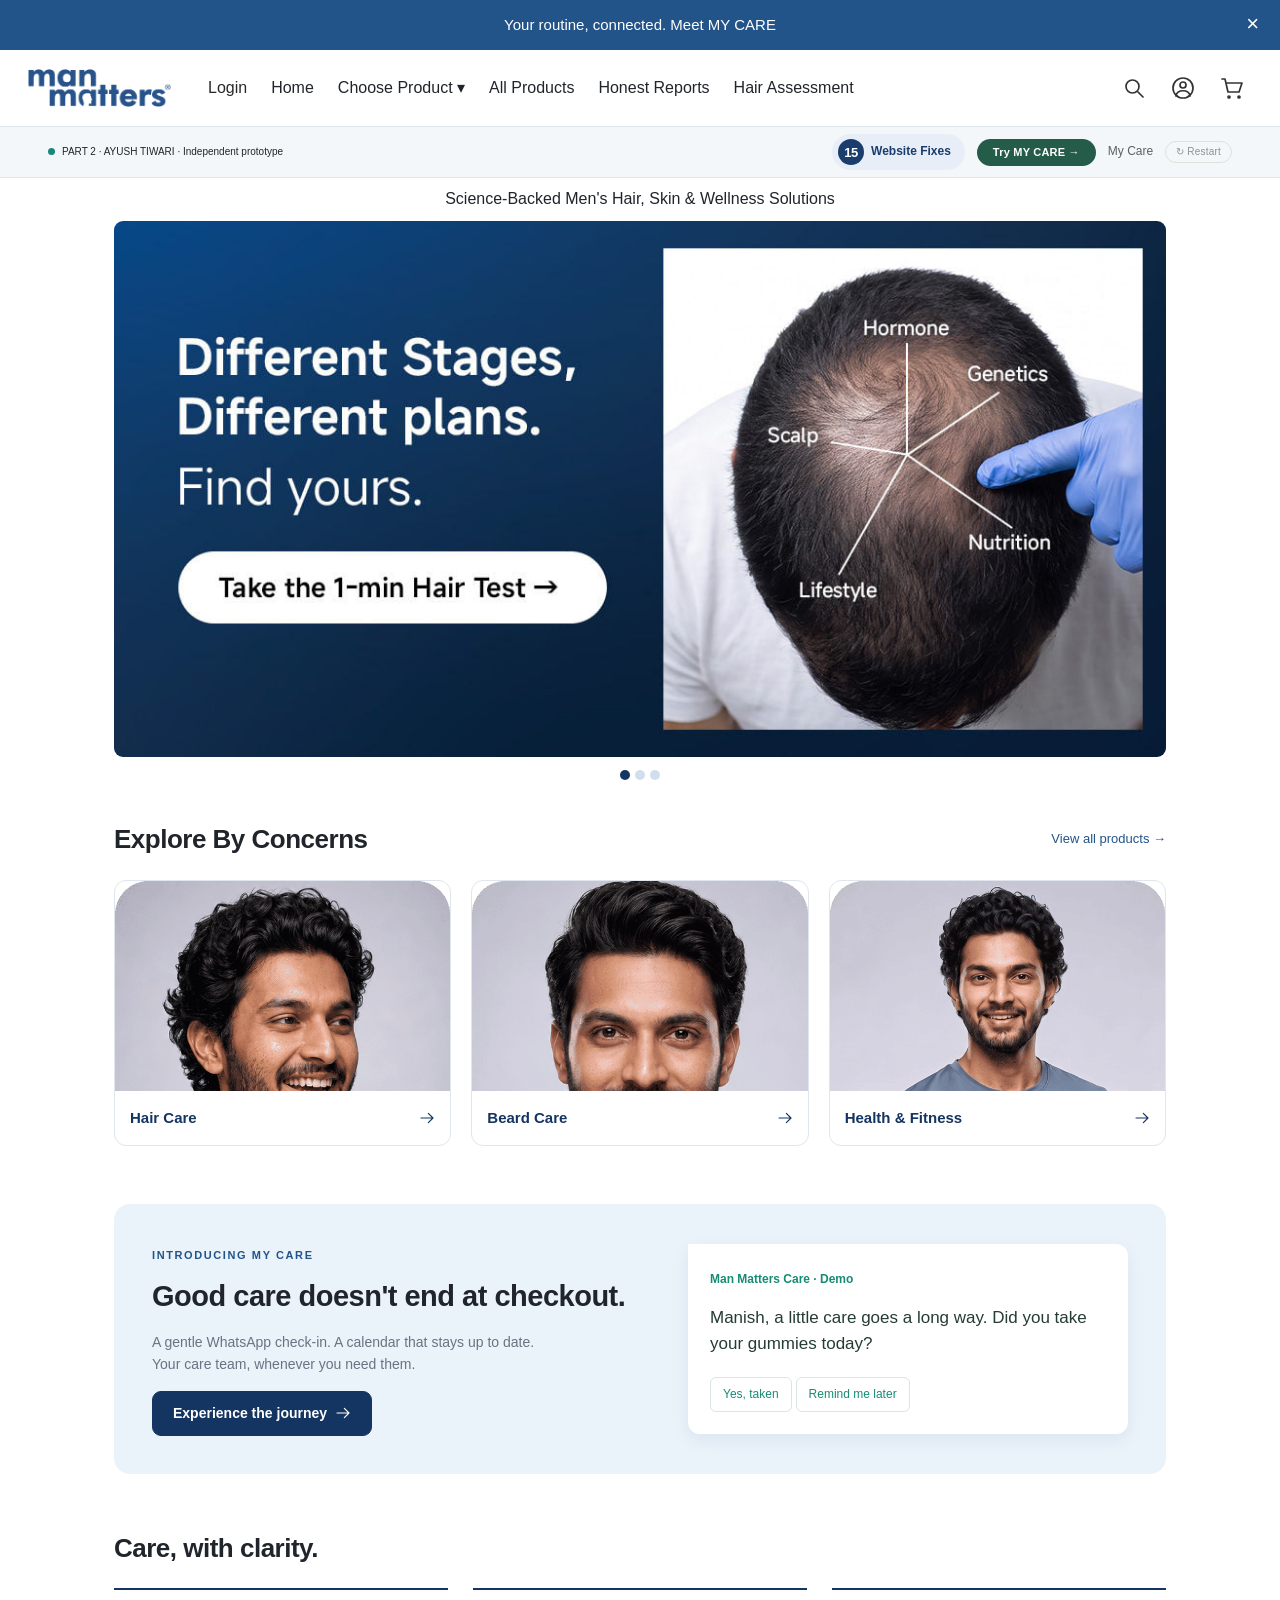
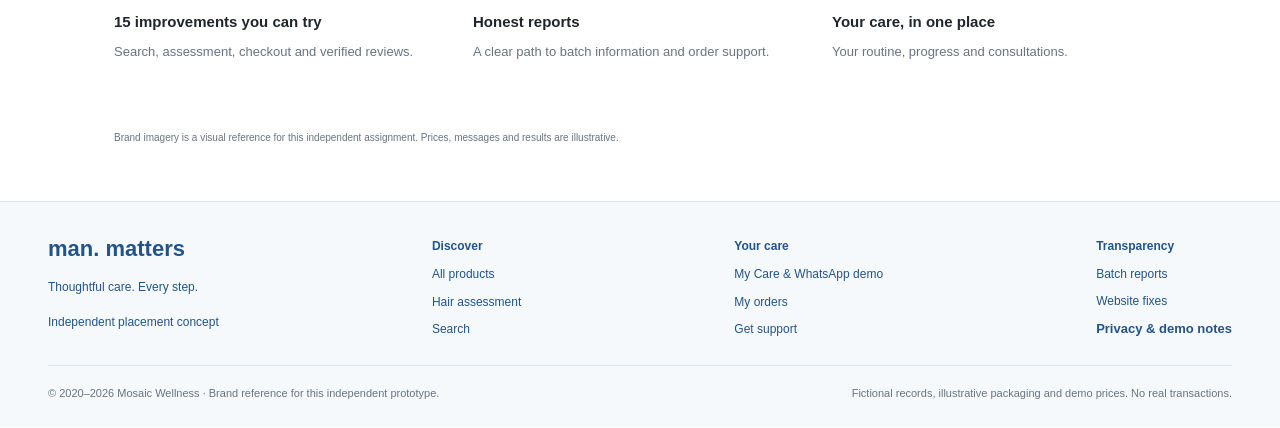
<file: man-matters-vercel/index.html>
<!doctype html>
<html lang="en">
  <head>
    <meta charset="utf-8" />
    <meta name="viewport" content="width=device-width,initial-scale=1" />
    <meta
      name="description"
      content="An interactive Man Matters placement prototype: 15 website UX fixes, a corrected shopping journey and WhatsApp-connected care."
    />
    <title>Man Matters · Website UX fixes & My Care</title>
    <link rel="stylesheet" href="store.css?v=4" />
    <link rel="stylesheet" href="journey.css?v=4" />
  </head>
  <body>
    <div id="app"></div>
    <div id="modal-root"></div>
    <div id="tour-root"></div>
    <div id="toast-root" role="status" aria-live="polite"></div>
    <div id="live" class="visually-hidden" aria-live="polite"></div>
    <script src="catalog.js?v=4"></script>
    <script src="store.js?v=4"></script>
    <script src="journey.js?v=4"></script>
  </body>
</html>
</file>
<file: man-matters-vercel/store.css>
@font-face {
  font-family: MiSans;
  src: url("https://s.mscwlns.co/rcl/p/358/public/static/fonts/MiSansLatin/MiSansLatin-Medium.woff2")
    format("woff2");
  font-weight: 300 400;
  font-display: swap;
}
@font-face {
  font-family: MiSans;
  src: url("https://s.mscwlns.co/rcl/p/358/public/static/fonts/MiSansLatin/MiSansLatin-Semibold.woff2")
    format("woff2");
  font-weight: 500 600;
  font-display: swap;
}
@font-face {
  font-family: MiSans;
  src: url("https://s.mscwlns.co/rcl/p/358/public/static/fonts/MiSansLatin/MiSansLatin-Bold.woff2")
    format("woff2");
  font-weight: 650 900;
  font-display: swap;
}
:root {
  --navy: #143461;
  --blue: #22548a;
  --ink: #20252b;
  --muted: #687482;
  --pale: #f0f5fa;
  --line: #dfe6ed;
  --teal: #198879;
  --warm: #fff8e8;
  --white: #fff;
}
* {
  box-sizing: border-box;
}
body {
  margin: 0;
  background: #fff;
  color: var(--ink);
  font:
    15px/1.6 MiSans,
    Arial,
    sans-serif;
}
button,
input,
select,
textarea {
  font: inherit;
}
button,
a,
input,
select,
textarea {
  -webkit-tap-highlight-color: transparent;
}
button {
  cursor: pointer;
}
button:disabled {
  cursor: not-allowed;
  opacity: 0.5;
}
a {
  color: var(--blue);
  text-decoration: none;
}
a:hover {
  text-decoration: underline;
}
button:focus-visible,
a:focus-visible,
input:focus-visible,
select:focus-visible,
textarea:focus-visible {
  outline: 3px solid #e5a52d;
  outline-offset: 3px;
}
h1,
h2,
h3,
p {
  margin: 0;
}
h1 {
  font-size: 38px;
  line-height: 1.18;
  letter-spacing: -1px;
  font-weight: 750;
}
h2 {
  font-size: 25px;
  line-height: 1.3;
  letter-spacing: -0.5px;
}
h3 {
  font-size: 18px;
  line-height: 1.4;
}
p {
  margin: 8px 0;
  color: var(--muted);
}
strong {
  font-weight: 700;
}
small,
.small {
  font-size: 12px;
}
svg {
  flex-shrink: 0;
  vertical-align: middle;
}
.wrap {
  max-width: 1240px;
  margin: auto;
  padding: 0 28px;
}
.promo {
  background: var(--blue);
  color: #fff;
  text-align: center;
  font-size: 12px;
  padding: 10px 40px;
  position: relative;
}
.promo button {
  position: absolute;
  right: 15px;
  top: 5px;
  border: 0;
  color: white;
  background: transparent;
  font-size: 22px;
}
.nav-shell {
  background: #fff;
  border-bottom: 1px solid var(--line);
}
.nav {
  min-height: 92px;
  display: flex;
  gap: 32px;
  align-items: center;
}
.brand {
  font-size: 29px;
  line-height: 0.77;
  letter-spacing: -1.2px;
  font-weight: 850;
  display: block;
  color: var(--blue);
  min-width: 122px;
}
.brand span {
  display: block;
  margin-left: 14px;
}
.brand:hover {
  text-decoration: none;
}
.navlinks {
  display: flex;
  align-items: center;
  gap: 25px;
  flex: 1;
  white-space: nowrap;
  font-size: 14px;
}
.navlinks a {
  color: var(--ink);
}
.navlinks a.active {
  font-weight: 750;
  color: var(--blue);
}
.nav-actions {
  display: flex;
  align-items: center;
  gap: 9px;
}
.icon-button {
  width: 40px;
  height: 40px;
  display: inline-flex;
  align-items: center;
  justify-content: center;
  background: #fff;
  color: var(--navy);
  border: 1px solid var(--line);
  border-radius: 50%;
  position: relative;
}
.cart-count {
  position: absolute;
  top: -4px;
  right: -4px;
  font-size: 10px;
  background: var(--navy);
  color: #fff;
  min-width: 17px;
  line-height: 17px;
  border-radius: 10px;
}
.prototypebar {
  background: #f4f7fa;
  border-bottom: 1px solid var(--line);
}
.prototypebar .wrap {
  display: flex;
  gap: 15px;
  align-items: center;
  justify-content: space-between;
  padding-top: 10px;
  padding-bottom: 10px;
  font-size: 12px;
}
.proto-dot {
  display: inline-block;
  background: var(--teal);
  width: 7px;
  height: 7px;
  border-radius: 50%;
  margin-right: 7px;
}
.proto-links {
  display: flex;
  gap: 18px;
  white-space: nowrap;
}
.btn {
  display: inline-flex;
  align-items: center;
  justify-content: center;
  gap: 8px;
  min-height: 45px;
  padding: 10px 20px;
  border: 1px solid var(--navy);
  border-radius: 9px;
  background: white;
  color: var(--navy);
  font-size: 14px;
  font-weight: 650;
  line-height: 1.4;
  text-align: center;
}
.btn:hover {
  text-decoration: none;
  background: var(--pale);
}
.primary {
  background: var(--navy);
  color: #fff;
}
.primary:hover {
  background: #234e7f;
  color: white;
}
.soft {
  background: var(--pale);
  border-color: transparent;
}
.black {
  background: #17191c;
  color: #fff;
  border-color: #17191c;
}
.compact {
  padding: 8px 13px;
  min-height: 37px;
  font-size: 12px;
}
.full {
  width: 100%;
}
.text-btn {
  border: 0;
  background: none;
  color: var(--blue);
  padding: 7px 0;
  font-weight: 600;
  font-size: 13px;
}
.eyebrow {
  font-size: 11px;
  text-transform: uppercase;
  letter-spacing: 1.6px;
  font-weight: 750;
  color: var(--blue);
}
.muted {
  color: var(--muted);
}
.row {
  display: flex;
  align-items: center;
  gap: 12px;
}
.between {
  justify-content: space-between;
}
.flex-wrap {
  flex-wrap: wrap;
}
.stack {
  display: grid;
  gap: 20px;
}
.spacer {
  margin-top: 24px;
}
.hero {
  padding: 45px 0 32px;
  display: grid;
  grid-template-columns: 1fr 0.8fr;
  align-items: center;
  gap: 48px;
}
.hero p {
  max-width: 560px;
  font-size: 16px;
  margin: 15px 0 23px;
}
.hero h1 {
  max-width: 530px;
}
.hero-art {
  background: linear-gradient(130deg, #ecf3fb, #dde9f5);
  min-height: 260px;
  border-radius: 20px;
  display: flex;
  align-items: center;
  justify-content: center;
  gap: 12px;
  padding: 25px;
  position: relative;
  overflow: hidden;
}
.hero-art .mini-box {
  width: 103px;
  height: 155px;
  background: linear-gradient(120deg, #fff 38%, #d6e2ef);
  box-shadow: 10px 15px 22px #40618126;
  border-radius: 4px;
  transform: rotate(-8deg);
  border: 1px solid #c9d8e6;
  display: flex;
  flex-direction: column;
  justify-content: space-between;
  padding: 18px 11px;
  color: var(--navy);
  font-size: 17px;
  line-height: 1.1;
  font-weight: 750;
}
.hero-art .mini-box:nth-child(2) {
  transform: rotate(7deg);
  height: 175px;
  width: 115px;
}
.mini-box em {
  font-style: normal;
  font-size: 11px;
  letter-spacing: 1px;
  background: var(--navy);
  color: #fff;
  padding: 12px 6px;
  margin: 0 -11px;
}
.hero-art-caption {
  position: absolute;
  bottom: 9px;
  left: 0;
  right: 0;
  text-align: center;
  font-size: 10px;
  color: #57718b;
}
.feature-strip {
  border: 1px solid var(--line);
  border-radius: 12px;
  display: grid;
  grid-template-columns: repeat(3, 1fr);
  margin-bottom: 32px;
  background: #fff;
}
.feature-strip a {
  padding: 17px 18px;
  display: flex;
  gap: 12px;
  align-items: center;
  color: var(--navy);
  font-size: 13px;
}
.feature-strip a + a {
  border-left: 1px solid var(--line);
}
.feature-strip strong,
.feature-strip small {
  display: block;
}
.feature-strip small {
  font-weight: 400;
  color: var(--muted);
  margin-top: 1px;
}
.heading {
  padding: 30px 0 25px;
}
.heading p {
  max-width: 790px;
}
.layout {
  display: grid;
  grid-template-columns: 220px 1fr;
  gap: 30px;
  align-items: start;
}
.filters {
  border: 1px solid var(--line);
  border-radius: 12px;
  padding: 20px;
  background: white;
  position: sticky;
  top: 15px;
}
.filters fieldset {
  border: 0;
  padding: 0;
  margin: 22px 0;
}
.filters legend {
  font-weight: 700;
  font-size: 13px;
  margin-bottom: 9px;
}
.radio-row {
  display: flex;
  align-items: center;
  gap: 9px;
  margin: 8px 0;
  font-size: 13px;
  cursor: pointer;
}
.radio-row input {
  accent-color: var(--navy);
  width: 16px;
  height: 16px;
  margin: 0;
}
.filters select,
.field input,
.field select,
.field textarea {
  width: 100%;
  padding: 11px 12px;
  border: 1px solid #cbd6e0;
  border-radius: 8px;
  background: #fff;
  color: var(--ink);
  font-size: 14px;
}
.catalog-top {
  display: flex;
  align-items: center;
  justify-content: space-between;
  gap: 20px;
  margin-bottom: 18px;
}
.catalog-top select {
  padding: 9px 12px;
  border: 1px solid var(--line);
  border-radius: 8px;
  background: #fff;
  font-size: 13px;
}
.product-grid {
  display: grid;
  grid-template-columns: repeat(3, minmax(0, 1fr));
  gap: 18px;
}
.product-card {
  border: 1px solid var(--line);
  border-radius: 14px;
  overflow: hidden;
  background: #fff;
  display: flex;
  flex-direction: column;
  transition: box-shadow 0.2s;
}
.product-card:hover {
  box-shadow: 0 8px 25px #17385d10;
}
.product-art {
  display: block;
  position: relative;
  background: #eef3f8;
  padding: 20px;
  text-align: center;
}
.product-art svg {
  width: 100%;
  height: 190px;
}
.product-card.nutrition .product-art {
  background: #f1e9df;
}
.product-card.beard .product-art {
  background: #edf1ef;
}
.product-info {
  padding: 17px;
  display: flex;
  flex: 1;
  flex-direction: column;
  gap: 9px;
}
.product-info h3 {
  font-size: 16px;
  color: var(--ink);
  line-height: 1.4;
  min-height: 44px;
}
.product-info p {
  margin: 0;
  font-size: 12px;
  min-height: 38px;
}
.product-info .btn {
  margin-top: auto;
  min-height: 40px;
  font-size: 12px;
}
.price {
  font-size: 23px;
  font-weight: 800;
  letter-spacing: -0.4px;
}
.mrp {
  font-size: 13px;
  color: #8b949d;
  text-decoration: line-through;
  font-weight: 400;
  margin-left: 7px;
}
.rating {
  font-size: 12px;
  color: #7c6225;
}
.rating b {
  color: #293d50;
}
.pill {
  display: inline-flex;
  padding: 4px 9px;
  gap: 5px;
  border-radius: 5px;
  font-size: 10px;
  font-weight: 650;
  color: var(--navy);
  background: #e9f0f7;
  line-height: 1.5;
}
.pill.green {
  background: #e6f5f0;
  color: #137665;
}
.pill.amber {
  background: #fff1d5;
  color: #92620c;
}
.pill.gray {
  background: #f1f3f5;
  color: #687482;
}
.empty {
  padding: 50px 20px;
  text-align: center;
  border: 1px dashed #cbd6df;
  border-radius: 12px;
  background: #f8fafc;
}
.empty p {
  max-width: 500px;
  margin: 12px auto 23px;
}
.search-wrap {
  position: relative;
  max-width: 790px;
}
.search-form {
  display: flex;
  gap: 10px;
  border: 1px solid #9cb0c8;
  border-radius: 10px;
  padding: 7px;
  background: #fff;
}
.search-form input {
  flex: 1;
  min-width: 0;
  border: 0;
  outline: 0 !important;
  padding: 8px 12px;
  font-size: 16px;
}
.suggestions {
  position: absolute;
  top: 65px;
  left: 0;
  right: 0;
  background: white;
  border: 1px solid var(--line);
  z-index: 30;
  border-radius: 10px;
  box-shadow: 0 12px 35px #1d375229;
  padding: 8px;
}
.suggestions a {
  display: flex;
  align-items: center;
  padding: 12px;
  gap: 13px;
  border-radius: 7px;
  color: var(--ink);
}
.suggestions a:hover {
  background: var(--pale);
  text-decoration: none;
}
.suggestions svg {
  width: 36px;
  height: 40px;
}
.search-page {
  padding: 38px 0;
}
.suggestion-label {
  font-size: 11px;
  color: var(--muted);
  padding: 7px 12px;
}
.search-results {
  margin-top: 30px;
}
.search-results .product-grid {
  grid-template-columns: repeat(4, minmax(0, 1fr));
}
.bread {
  padding: 23px 0;
  color: var(--muted);
  font-size: 12px;
}
.pdp {
  display: grid;
  grid-template-columns: 1fr 1fr;
  gap: 50px;
  align-items: start;
}
.gallery {
  position: sticky;
  top: 18px;
}
.main-product-art {
  border-radius: 18px;
  min-height: 420px;
  background: linear-gradient(120deg, #eef3f7, #dce6ef);
  padding: 25px;
  display: flex;
  flex-direction: column;
  align-items: center;
  justify-content: center;
}
.main-product-art.nutrition {
  background: linear-gradient(120deg, #ede3d6, #dbc9b6);
}
.main-product-art svg {
  width: 90%;
  height: 320px;
}
.gallery-thumbs {
  display: flex;
  gap: 10px;
  margin-top: 13px;
}
.gallery-thumbs button {
  height: 66px;
  flex: 1;
  background: #f9fbfc;
  border: 1px solid var(--line);
  border-radius: 9px;
  font-size: 11px;
  color: var(--navy);
}
.gallery-thumbs button.selected {
  border: 2px solid var(--blue);
  background: #eff5fb;
}
.pdp h1 {
  font-size: 30px;
  letter-spacing: -0.6px;
  margin: 10px 0;
}
.pdp .price {
  font-size: 31px;
}
.pdp .field-label {
  display: block;
  font-weight: 700;
  font-size: 14px;
  margin: 22px 0 9px;
}
.choices {
  display: flex;
  gap: 10px;
  flex-wrap: wrap;
}
.choice {
  border: 1px solid var(--line);
  border-radius: 8px;
  padding: 12px 15px;
  background: #fff;
  font-size: 13px;
  text-align: left;
  color: var(--navy);
}
.choice.active {
  background: var(--navy);
  color: #fff;
  border-color: var(--navy);
}
.choice small {
  display: block;
  font-size: 10px;
  margin-top: 3px;
}
.callout {
  background: var(--pale);
  padding: 16px 18px;
  border-radius: 10px;
  border: 1px solid #dce7f2;
  font-size: 13px;
}
.callout p {
  font-size: 12px;
  margin: 6px 0 0;
}
.callout.amber {
  background: var(--warm);
  border-color: #f1deb6;
}
.callout.green {
  background: #edf8f3;
  border-color: #cfe7dc;
}
.pdp-actions {
  display: flex;
  gap: 12px;
  margin: 23px 0;
}
.pdp-actions .btn {
  flex: 1;
}
.tabs {
  display: flex;
  gap: 0;
  border-bottom: 1px solid var(--line);
  margin-top: 32px;
  overflow: auto;
}
.tabs button {
  border: 0;
  background: none;
  white-space: nowrap;
  padding: 12px 14px;
  font-size: 12px;
  color: var(--muted);
  border-bottom: 3px solid transparent;
}
.tabs button.active {
  border-bottom-color: var(--navy);
  color: var(--navy);
  font-weight: 700;
}
.tab-content {
  padding: 23px 0;
  min-height: 160px;
}
.list {
  padding-left: 20px;
  color: var(--muted);
  font-size: 13px;
  line-height: 1.9;
}
.detail-table {
  width: 100%;
  border-collapse: collapse;
  font-size: 13px;
}
.detail-table th,
.detail-table td {
  text-align: left;
  border-bottom: 1px solid var(--line);
  padding: 13px 9px;
  vertical-align: top;
}
.detail-table th {
  font-weight: 650;
  color: var(--muted);
}
.notice {
  font-size: 11px;
  color: var(--muted);
  line-height: 1.6;
}
.review {
  border-bottom: 1px solid var(--line);
  padding: 22px 0;
}
.review h3 {
  font-size: 17px;
  margin: 9px 0;
}
.review p {
  font-size: 14px;
}
.stars {
  color: #e6b243;
  letter-spacing: 2px;
}
.row.space {
  margin: 20px 0;
}
.sticky-buy {
  position: fixed;
  z-index: 35;
  bottom: 0;
  left: 0;
  right: 0;
  background: #fff;
  border-top: 1px solid var(--line);
  box-shadow: 0 -4px 20px #163b6210;
}
.sticky-buy > .wrap {
  display: flex;
  gap: 20px;
  align-items: center;
  padding-top: 12px;
  padding-bottom: 12px;
}
.sticky-buy strong {
  flex: 1;
}
.with-sticky {
  padding-bottom: 90px;
}
.section {
  padding: 35px 0;
}
.card {
  border: 1px solid var(--line);
  background: white;
  border-radius: 14px;
  padding: 24px;
}
.cart-layout {
  display: grid;
  grid-template-columns: 1fr 360px;
  gap: 27px;
  align-items: start;
}
.cart-line {
  display: grid;
  grid-template-columns: 76px 1fr auto;
  gap: 18px;
  align-items: center;
  padding: 20px 0;
  border-bottom: 1px solid var(--line);
}
.cart-line:first-child {
  padding-top: 0;
}
.cart-line:last-child {
  border: 0;
}
.cart-art {
  background: var(--pale);
  border-radius: 8px;
  padding: 5px;
}
.cart-art svg {
  width: 66px;
  height: 85px;
}
.qty {
  display: inline-flex;
  align-items: center;
  border: 1px solid var(--navy);
  border-radius: 6px;
  overflow: hidden;
}
.qty button {
  background: #f2f6fb;
  border: 0;
  color: var(--navy);
  width: 31px;
  height: 32px;
  font-size: 18px;
}
.qty span {
  min-width: 28px;
  text-align: center;
  font-size: 13px;
}
.cart-price {
  text-align: right;
  align-self: start;
}
.cart-price .price {
  font-size: 19px;
}
.summary {
  position: sticky;
  top: 20px;
}
.summary .line {
  display: flex;
  justify-content: space-between;
  font-size: 13px;
  margin: 15px 0;
  gap: 20px;
}
.summary .total {
  font-size: 20px;
  border-top: 1px dashed var(--line);
  padding-top: 20px;
  font-weight: 750;
  color: var(--ink);
}
.discount {
  color: var(--teal);
}
.progress-track {
  height: 6px;
  background: #e3eaf1;
  border-radius: 8px;
  margin: 16px 0;
  overflow: hidden;
}
.progress-track span {
  display: block;
  height: 100%;
  background: var(--navy);
  max-width: 100%;
}
.recommendations {
  display: grid;
  grid-template-columns: repeat(2, minmax(0, 1fr));
  gap: 13px;
}
.recommendations .mini {
  display: flex;
  align-items: center;
  gap: 12px;
  border: 1px solid var(--line);
  padding: 13px;
  border-radius: 10px;
}
.mini svg {
  width: 44px;
  height: 60px;
}
.mini p {
  font-size: 11px;
  margin: 3px 0;
}
.mini .btn {
  padding: 7px 10px;
  min-height: 33px;
}
.field {
  margin: 17px 0;
}
.field label {
  display: block;
  font-size: 13px;
  font-weight: 600;
  margin-bottom: 6px;
}
.field textarea {
  min-height: 105px;
  resize: vertical;
}
.check {
  display: flex;
  gap: 10px;
  align-items: flex-start;
  font-size: 13px;
  margin: 15px 0;
  color: #465b70;
}
.check input {
  margin-top: 5px;
  accent-color: var(--navy);
  width: 16px;
  height: 16px;
  flex-shrink: 0;
}
.errors {
  color: #a5372a;
  font-size: 12px;
  min-height: 20px;
}
.test-page {
  max-width: 780px;
  margin: 30px auto 60px;
}
.test-top {
  display: flex;
  justify-content: space-between;
  align-items: center;
  gap: 15px;
  margin-bottom: 24px;
}
.test-page h1 {
  font-size: 32px;
}
.test-page .sub {
  margin: 12px 0 27px;
}
.test-options {
  display: grid;
  gap: 12px;
}
.test-options.patterns {
  grid-template-columns: 1fr 1fr;
}
.test-option {
  background: #fff;
  border: 1px solid #d6dfe8;
  border-radius: 14px;
  padding: 20px;
  min-height: 67px;
  text-align: left;
  display: flex;
  align-items: center;
  gap: 16px;
  font-size: 15px;
}
.test-option.selected {
  border: 2px solid var(--blue);
  background: #f1f6fc;
  padding: 19px;
}
.test-option .radio {
  width: 20px;
  height: 20px;
  border: 1px solid #b8c7d5;
  border-radius: 50%;
  margin-left: auto;
  flex-shrink: 0;
}
.test-option.selected .radio {
  border: 6px solid var(--navy);
  background: #fff;
}
.patterns .test-option {
  flex-direction: column;
  text-align: center;
  position: relative;
  min-height: 220px;
}
.patterns .radio {
  position: absolute;
  top: 15px;
  right: 15px;
}
.patterns svg {
  width: 120px;
  height: 140px;
}
.test-bottom {
  display: flex;
  justify-content: space-between;
  gap: 15px;
  border-top: 1px solid var(--line);
  margin-top: 28px;
  padding-top: 22px;
}
.report {
  padding: 30px;
  background: linear-gradient(125deg, #e3eef9, #f0f7fc);
  border-radius: 18px;
  border: 1px solid #c7d9e9;
}
.report-inner {
  background: #fff;
  padding: 25px;
  border-radius: 12px;
}
.stage-badge {
  font-size: 23px;
  color: var(--teal);
  font-weight: 750;
}
.two-col {
  display: grid;
  grid-template-columns: 1fr 1fr;
  gap: 22px;
}
.fix-intro {
  background: var(--navy);
  color: white;
  border-radius: 18px;
  padding: 32px;
  margin: 30px 0;
}
.fix-intro h1 {
  font-size: 32px;
  color: white;
}
.fix-intro p {
  color: #d4e0ec;
}
.fix-grid {
  display: grid;
  grid-template-columns: 1fr 1fr;
  gap: 20px;
}
.fix-card {
  border: 1px solid var(--line);
  border-radius: 14px;
  overflow: hidden;
}
.fix-head {
  padding: 20px 22px;
  border-bottom: 1px solid var(--line);
  display: flex;
  align-items: flex-start;
  gap: 14px;
}
.fix-number {
  background: var(--pale);
  color: var(--navy);
  font-weight: 700;
  padding: 7px 9px;
  border-radius: 7px;
  font-size: 12px;
  min-width: 40px;
  text-align: center;
}
.fix-head h3 {
  font-size: 16px;
}
.fix-body {
  padding: 20px 22px;
}
.comparison {
  display: grid;
  gap: 13px;
  margin-bottom: 20px;
  font-size: 13px;
}
.before,
.after {
  padding: 13px 15px;
  border-radius: 8px;
}
.before {
  background: #fbf4ee;
  color: #805a44;
}
.after {
  background: #edf6f4;
  color: #236f60;
}
.comparison strong {
  display: block;
  font-size: 10px;
  letter-spacing: 1px;
  text-transform: uppercase;
  margin-bottom: 4px;
}
.reference {
  font-size: 10px;
  color: #7e8b98;
  margin-top: 12px;
}
.tag-row {
  display: flex;
  flex-wrap: wrap;
  gap: 7px;
  margin: 14px 0;
}
.footer {
  border-top: 1px solid var(--line);
  margin-top: 55px;
  padding: 35px 0 25px;
  background: #f6f9fc;
  color: var(--blue);
}
.footer .links {
  display: flex;
  justify-content: space-between;
  gap: 25px;
}
.footer .links > div {
  display: grid;
  gap: 8px;
  font-size: 12px;
}
.footer-bottom {
  border-top: 1px solid var(--line);
  margin-top: 25px;
  padding-top: 19px;
  display: flex;
  justify-content: space-between;
  gap: 20px;
  color: var(--muted);
  font-size: 11px;
}
.footer-brand {
  font-size: 22px;
  line-height: 1.1;
  font-weight: 800;
}
.modal-overlay {
  position: fixed;
  inset: 0;
  background: #142d4966;
  z-index: 100;
  display: grid;
  place-items: center;
  padding: 20px;
  backdrop-filter: blur(3px);
}
.modal {
  width: 100%;
  max-width: 580px;
  max-height: 90vh;
  overflow: auto;
  background: #fff;
  border-radius: 18px;
  box-shadow: 0 24px 70px #10283a36;
}
.modal.wide {
  max-width: 820px;
}
.modal-head {
  display: flex;
  justify-content: space-between;
  gap: 18px;
  padding: 23px 26px;
  border-bottom: 1px solid var(--line);
}
.modal-head h2 {
  font-size: 23px;
}
.modal-body {
  padding: 24px 26px;
}
.modal-actions {
  padding: 18px 26px;
  border-top: 1px solid var(--line);
  display: flex;
  gap: 10px;
  justify-content: flex-end;
  flex-wrap: wrap;
}
.toast {
  position: fixed;
  bottom: 22px;
  left: 50%;
  transform: translateX(-50%);
  z-index: 180;
  background: #183c62;
  color: #fff;
  padding: 13px 20px;
  border-radius: 10px;
  max-width: calc(100% - 30px);
  box-shadow: 0 8px 25px #14283f33;
  font-size: 13px;
  display: flex;
  gap: 18px;
  align-items: center;
}
.toast button {
  border: 0;
  color: #fff;
  background: #ffffff22;
  padding: 5px 10px;
  border-radius: 4px;
  font-weight: 700;
  white-space: nowrap;
}
.phone {
  max-width: 330px;
  margin: auto;
  border: 7px solid #21313d;
  border-radius: 27px;
  overflow: hidden;
  background: #efeae2;
  box-shadow: 0 15px 30px #152f4622;
}
.phone-head {
  background: #075e54;
  color: white;
  padding: 16px;
}
.phone-head small {
  display: block;
  color: #c3e4da;
}
.chat {
  padding: 18px 13px;
  min-height: 200px;
}
.bubble {
  background: white;
  border-radius: 0 10px 10px 10px;
  padding: 14px;
  font-size: 13px;
  box-shadow: 0 1px 2px #0001;
  margin: 10px 0;
}
.bubble time {
  display: block;
  text-align: right;
  font-size: 10px;
  color: #8d9295;
  margin-top: 7px;
}
.bubble .btn {
  font-size: 12px;
  width: 100%;
  border-color: #d5e1dd;
  color: #137c69;
  margin-top: 10px;
}
.blocked {
  background: #fff1e2;
  border: 1px solid #f0d2a1;
  color: #80602d;
  border-radius: 9px;
  padding: 13px;
  font-size: 12px;
}
.sample-img {
  width: 100%;
  max-height: 180px;
  object-fit: contain;
  background: #eef3f7;
  border-radius: 10px;
  margin-top: 13px;
}
.slot-grid {
  display: grid;
  grid-template-columns: 1fr 1fr;
  gap: 10px;
}
.slot-grid button.selected {
  background: var(--navy);
  color: white;
}
.star-pick {
  display: flex;
  gap: 8px;
  margin: 15px 0;
}
.star-pick button {
  font-size: 32px;
  border: 0;
  background: none;
  color: #c1ceda;
}
.star-pick button.on {
  color: #e4ac2c;
}
.result-note {
  padding: 12px 16px;
  background: #edf5fb;
  font-size: 12px;
  color: var(--blue);
  border-radius: 8px;
  margin-bottom: 22px;
}
.visually-hidden {
  position: absolute;
  width: 1px;
  height: 1px;
  padding: 0;
  overflow: hidden;
  clip: rect(0, 0, 0, 0);
  white-space: nowrap;
  border: 0;
}
.back {
  font-size: 12px;
  color: var(--muted);
}
.stepper {
  display: flex;
  gap: 12px;
  margin-bottom: 20px;
  font-size: 11px;
}
.stepper span {
  padding: 5px 10px;
  border-radius: 15px;
  background: #eef2f6;
}
.stepper .done {
  color: #197f6f;
  background: #e9f5f0;
}
.outcome {
  padding: 40px;
  text-align: center;
  max-width: 760px;
  margin: 35px auto;
}
.outcome h1 {
  font-size: 30px;
}
.success-disc {
  height: 65px;
  width: 65px;
  display: grid;
  place-items: center;
  border-radius: 50%;
  background: #e4f5ef;
  color: var(--teal);
  margin: 0 auto 20px;
  font-size: 30px;
}
@media (max-width: 1100px) {
  .nav {
    gap: 24px;
  }
  .navlinks {
    gap: 16px;
    font-size: 12px;
  }
  .product-grid {
    grid-template-columns: repeat(2, minmax(0, 1fr));
  }
  .search-results .product-grid {
    grid-template-columns: repeat(3, minmax(0, 1fr));
  }
  .cart-layout {
    grid-template-columns: 1fr 320px;
  }
  .pdp {
    gap: 30px;
  }
  .layout {
    grid-template-columns: 190px 1fr;
  }
  .wrap {
    padding: 0 23px;
  }
}
@media (max-width: 800px) {
  .nav {
    min-height: 76px;
    flex-wrap: wrap;
    gap: 16px;
    padding-top: 18px;
    padding-bottom: 13px;
  }
  .brand {
    min-width: auto;
  }
  .navlinks {
    order: 3;
    width: 100%;
    flex-basis: 100%;
    overflow: auto;
    gap: 22px;
    padding-top: 8px;
    padding-bottom: 2px;
  }
  .nav-actions {
    margin-left: auto;
  }
  .prototypebar .wrap {
    align-items: flex-start;
    font-size: 10px;
  }
  .proto-links {
    gap: 10px;
  }
  .hero {
    grid-template-columns: 1fr 0.65fr;
    gap: 20px;
    padding-top: 30px;
  }
  .hero h1 {
    font-size: 30px;
  }
  .hero-art {
    min-height: 240px;
  }
  .hero-art .mini-box {
    width: 80px;
    height: 140px;
  }
  .hero-art .mini-box:nth-child(2) {
    width: 84px;
    height: 155px;
  }
  .hero-art .mini-box:nth-child(3) {
    display: none;
  }
  .feature-strip a {
    padding: 13px;
    font-size: 11px;
  }
  .feature-strip small {
    font-size: 10px;
  }
  .layout {
    grid-template-columns: 1fr;
  }
  .filters {
    position: static;
    display: grid;
    grid-template-columns: repeat(3, 1fr);
    gap: 12px;
    padding: 16px;
  }
  .filters > .row {
    grid-column: 1/-1;
  }
  .filters fieldset {
    margin: 0;
  }
  .filters fieldset:last-child {
    grid-column: 1/-1;
  }
  .filters .radio-row {
    font-size: 12px;
  }
  .product-grid {
    grid-template-columns: repeat(3, minmax(0, 1fr));
  }
  .product-art {
    padding: 10px;
  }
  .product-art svg {
    height: 155px;
  }
  .product-info {
    padding: 13px;
  }
  .product-info h3 {
    font-size: 14px;
  }
  .cart-layout {
    grid-template-columns: 1fr;
  }
  .summary {
    position: static;
  }
  .pdp {
    grid-template-columns: 1fr 1fr;
    gap: 24px;
  }
  .pdp h1 {
    font-size: 25px;
  }
  .main-product-art {
    min-height: 330px;
    padding: 15px;
  }
  .main-product-art svg {
    height: 250px;
  }
  .fix-grid {
    gap: 14px;
  }
  .fix-head,
  .fix-body {
    padding: 17px;
  }
  .fix-intro {
    padding: 25px;
  }
  .two-col {
    grid-template-columns: 1fr 1fr;
  }
  .sticky-buy strong {
    font-size: 13px;
  }
  .sticky-buy .btn {
    padding: 10px 14px;
    font-size: 12px;
  }
  .footer .links {
    flex-wrap: wrap;
  }
}
@media (max-width: 580px) {
  .wrap {
    padding: 0 17px;
  }
  h1 {
    font-size: 29px;
  }
  h2 {
    font-size: 22px;
  }
  .promo {
    font-size: 10px;
    padding: 9px 28px;
  }
  .navlinks {
    font-size: 11px;
    gap: 19px;
  }
  .brand {
    font-size: 27px;
  }
  .prototypebar .wrap {
    display: block;
    padding-top: 9px;
    padding-bottom: 9px;
  }
  .proto-links {
    margin-top: 4px;
  }
  .hero {
    grid-template-columns: 1fr;
    padding-top: 29px;
    gap: 24px;
  }
  .hero h1 {
    font-size: 34px;
  }
  .hero p {
    font-size: 14px;
  }
  .hero-art {
    min-height: 190px;
    max-height: 210px;
  }
  .hero-art .mini-box {
    width: 85px;
    height: 125px;
  }
  .hero-art .mini-box:nth-child(2) {
    width: 90px;
    height: 145px;
  }
  .hero-art .mini-box:nth-child(3) {
    display: flex;
  }
  .feature-strip {
    grid-template-columns: 1fr;
    margin-top: 0;
  }
  .feature-strip a + a {
    border-left: 0;
    border-top: 1px solid var(--line);
  }
  .feature-strip a {
    padding: 13px 17px;
    font-size: 12px;
  }
  .feature-strip small {
    font-size: 11px;
  }
  .product-grid,
  .search-results .product-grid {
    grid-template-columns: repeat(2, minmax(0, 1fr));
    gap: 12px;
  }
  .product-info h3 {
    font-size: 13px;
    min-height: 38px;
  }
  .product-info p {
    font-size: 11px;
    min-height: 51px;
  }
  .product-info .price {
    font-size: 21px;
  }
  .product-art svg {
    height: 145px;
  }
  .product-info .btn {
    padding: 8px 7px;
    font-size: 11px;
  }
  .catalog-top {
    font-size: 12px;
    gap: 12px;
    align-items: flex-start;
  }
  .catalog-top select {
    font-size: 11px;
    max-width: 160px;
  }
  .filters {
    grid-template-columns: 1fr 1fr;
  }
  .filters fieldset:nth-child(4) {
    grid-column: 1/-1;
  }
  .filters fieldset:last-child {
    grid-column: auto;
  }
  .heading {
    padding: 25px 0;
  }
  .pdp {
    grid-template-columns: 1fr;
    gap: 23px;
  }
  .gallery {
    position: static;
  }
  .main-product-art {
    min-height: 310px;
  }
  .main-product-art svg {
    height: 270px;
  }
  .pdp h1 {
    font-size: 27px;
  }
  .pdp-actions {
    margin-top: 20px;
  }
  .cart-line {
    grid-template-columns: 58px 1fr;
    gap: 12px;
  }
  .cart-art svg {
    width: 48px;
    height: 70px;
  }
  .cart-price {
    grid-column: 2;
    display: flex;
    align-items: center;
    gap: 15px;
    justify-content: space-between;
  }
  .cart-line h3 {
    font-size: 14px;
  }
  .card {
    padding: 18px;
  }
  .recommendations {
    grid-template-columns: 1fr;
  }
  .two-col,
  .fix-grid {
    grid-template-columns: 1fr;
  }
  .fix-intro h1 {
    font-size: 29px;
  }
  .test-page h1 {
    font-size: 27px;
  }
  .test-options.patterns {
    gap: 10px;
  }
  .test-option {
    font-size: 13px;
    padding: 16px;
  }
  .test-option.selected {
    padding: 15px;
  }
  .patterns .test-option {
    min-height: 205px;
  }
  .patterns svg {
    width: 100px;
    height: 125px;
  }
  .test-bottom .btn {
    padding: 10px 15px;
  }
  .report {
    padding: 16px;
  }
  .report-inner {
    padding: 19px;
  }
  .footer-bottom {
    display: block;
  }
  .footer-bottom span {
    display: block;
    margin: 8px 0;
  }
  .sticky-buy strong {
    display: none;
  }
  .sticky-buy > .wrap {
    gap: 10px;
  }
  .sticky-buy .btn {
    flex: 1;
  }
  .modal-overlay {
    padding: 12px;
  }
  .modal-head,
  .modal-body {
    padding: 20px;
  }
  .modal-actions {
    padding: 15px 20px;
  }
  .search-form .btn {
    padding: 10px 13px;
    font-size: 12px;
  }
  .search-form input {
    font-size: 14px;
    padding: 7px;
    min-width: 0;
  }
  .outcome {
    padding: 22px;
  }
  .fix-intro .row {
    flex-wrap: wrap;
  }
  .feature-strip {
    margin-bottom: 20px;
  }
}
@media (prefers-reduced-motion: reduce) {
  * {
    scroll-behavior: auto !important;
    transition: none !important;
  }
}
</file>
<file: man-matters-vercel/journey.css>
.brand-promo {
  font-size: 15px;
  padding: 13px 45px;
  background: #22548a;
}
.nav {
  min-height: 76px;
  max-width: 1430px;
  gap: 30px;
}
.real-brand {
  min-width: 150px;
}
.real-brand img {
  width: 143px;
  height: auto;
  display: block;
}
.navlinks {
  font-size: 16px;
  gap: 24px;
}
.nav-text {
  padding: 0;
  border: 0;
  background: none;
  color: #292929;
  font-size: 16px;
}
.nav-actions .icon-button {
  border: 0;
  border-radius: 0;
  color: #333;
}
.prototypebar .wrap {
  padding-top: 7px;
  padding-bottom: 7px;
  font-size: 10px;
}
.prototypebar .text-btn {
  font-size: 11px;
  padding: 0;
}
.choose-menu {
  position: relative;
}
.choose-menu summary {
  cursor: pointer;
  list-style: none;
  white-space: nowrap;
}
.choose-menu summary::-webkit-details-marker {
  display: none;
}
.choose-menu[open] > div {
  position: absolute;
  z-index: 15;
  top: 35px;
  left: 0;
  padding: 12px;
  min-width: 200px;
  background: white;
  border: 1px solid #e1e7ee;
  box-shadow: 0 12px 25px #1a34551a;
  border-radius: 8px;
  display: grid;
}
.choose-menu button {
  text-align: left;
  border: 0;
  background: white;
  padding: 10px;
  color: #222;
  white-space: nowrap;
}
.choose-menu button:hover {
  background: #edf3f9;
}
.brand-home {
  max-width: 1100px;
  margin: 0 auto;
  padding: 0 24px;
}
.brand-home > h1 {
  font-size: 16px;
  font-weight: 500;
  text-align: center;
  letter-spacing: 0;
  margin: 12px 0;
}
.brand-hero {
  display: block;
  border-radius: 9px;
  overflow: hidden;
  background: #eaf3fb;
}
.brand-hero img {
  width: 100%;
  height: auto;
  display: block;
}
.brand-dots {
  display: flex;
  justify-content: center;
  gap: 5px;
  margin: 13px 0;
}
.brand-dots span {
  width: 10px;
  height: 10px;
  border-radius: 50%;
  background: #d1deed;
}
.brand-dots .selected {
  background: #143461;
}
.home-section {
  padding: 30px 0;
}
.home-section h2 {
  font-size: 26px;
}
.home-section .row > a {
  font-size: 13px;
}
.concern-grid {
  display: grid;
  grid-template-columns: repeat(3, 1fr);
  gap: 20px;
  margin-top: 24px;
}
.concern-grid button {
  border: 1px solid #e0e6ed;
  padding: 0;
  overflow: hidden;
  border-radius: 12px;
  background: white;
  color: #143461;
}
.concern-grid img {
  display: block;
  width: 100%;
  height: 210px;
  object-fit: cover;
  object-position: top;
}
.concern-grid strong {
  padding: 15px;
  display: flex;
  align-items: center;
  justify-content: space-between;
}
.care-teaser {
  margin: 28px 0;
  display: grid;
  grid-template-columns: 1.15fr 1fr;
  gap: 30px;
  align-items: center;
  padding: 38px;
  background: #eaf2fa;
  border-radius: 16px;
}
.care-teaser h2 {
  font-size: 29px;
  margin-top: 12px;
}
.care-teaser p {
  font-size: 14px;
  margin: 15px 0;
}
.teaser-message {
  background: white;
  border-radius: 0 12px 12px 12px;
  padding: 22px;
  box-shadow: 0 6px 18px #163b5910;
}
.teaser-message small {
  color: #188b75;
  font-weight: 700;
}
.teaser-message p {
  color: #253c33;
  font-size: 17px;
  line-height: 1.5;
}
.teaser-message span {
  display: inline-block;
  border: 1px solid #d8e7df;
  padding: 7px 12px;
  margin: 6px 4px 0 0;
  border-radius: 6px;
  color: #188b75;
  font-size: 12px;
}
.home-benefits {
  display: grid;
  grid-template-columns: repeat(3, 1fr);
  gap: 25px;
  margin-top: 22px;
}
.home-benefits a {
  border-top: 2px solid #143461;
  padding: 20px 0;
  color: #20252b;
}
.home-benefits p {
  font-size: 13px;
}
.brand-credit {
  font-size: 10px;
  margin: 10px 0 30px;
}
.brand-product-photo {
  width: 100%;
  height: 100%;
  max-height: 400px;
  object-fit: contain;
  display: block;
  border-radius: 10px;
}
.product-art .brand-product-photo {
  height: 230px;
}
.cart-art .brand-product-photo {
  height: 85px;
}
.mini .brand-product-photo {
  width: 55px;
}
.suggestions .brand-product-photo {
  width: 45px;
  height: 50px;
}
.journey-invite {
  display: flex;
  align-items: center;
  gap: 22px;
}
.invite-pack {
  width: 120px;
  min-width: 120px;
  padding: 7px;
  background: #eef3f9;
  border-radius: 12px;
}
.invite-pack svg {
  width: 100%;
  height: 120px;
}
.journey-invite p {
  font-size: 15px;
}
.journey-choice {
  display: grid !important;
  gap: 10px;
}
.journey-choice .btn {
  padding: 14px 20px;
}
.journey-form {
  margin-top: 24px;
  max-width: 500px;
}
.journey-form label {
  font-size: 14px;
}
.journey-form input,
.journey-form textarea {
  font-size: 16px;
}
.phone-input {
  display: flex;
  align-items: center;
  border: 1px solid #ccd7e3;
  border-radius: 8px;
  overflow: hidden;
}
.phone-input > span {
  padding: 12px;
  border-right: 1px solid #dce4ec;
}
.phone-input input {
  border: 0 !important;
  outline-offset: -3px;
  width: 100%;
  min-width: 0;
}
.delivery-steps {
  display: grid;
  grid-template-columns: repeat(3, 1fr);
  margin: 35px 0;
  gap: 15px;
}
.delivery-steps > div {
  background: #eff3f8;
  border-radius: 12px;
  padding: 18px 8px;
  font-size: 25px;
  color: #7c8a9b;
}
.delivery-steps strong {
  display: block;
  font-size: 12px;
  margin-top: 8px;
}
.delivery-steps .done {
  color: #188778;
  background: #e9f6f1;
}
.tour-blocker {
  position: fixed;
  inset: 0;
  z-index: 1000;
  background: transparent;
}
.tour-spot {
  position: fixed;
  pointer-events: none;
  z-index: 1001;
  border: 2px solid #76baff;
  border-radius: 12px;
  box-shadow: 0 0 0 200vmax #071a32ad;
}
.tour-card {
  position: fixed;
  z-index: 1002;
  border-radius: 14px;
  background: white;
  padding: 22px;
  box-shadow: 0 20px 60px #0003;
  max-height: calc(100vh - 32px);
  overflow: auto;
}
.tour-card h2 {
  font-size: 21px;
  line-height: 1.3;
  margin: 8px 0;
}
.tour-card p {
  font-size: 13px;
  line-height: 1.6;
  margin: 11px 0 20px;
}
.tour-card .eyebrow {
  font-size: 9px;
  letter-spacing: 1px;
}
.tour-tags {
  display: flex;
  gap: 5px;
  margin-top: 12px;
}
.tour-tags span {
  font-size: 10px;
  color: #188778;
  background: #e8f5f0;
  border-radius: 20px;
  padding: 2px 8px;
}
.tour-card .text-btn {
  font-size: 11px;
}
.tour-card .btn {
  font-size: 12px;
}
.journey-phase-note {
  border: 1px solid #c9dfd3;
  background: #f2faf5;
  border-radius: 10px;
  padding: 15px;
  margin-bottom: 18px;
  font-size: 12px;
  color: #35654a;
}
.journey-phase-note .btn {
  margin-top: 9px;
}
.journey-chat-controls {
  display: flex;
  flex-wrap: wrap;
  gap: 7px;
  margin: 8px 0 12px;
}
.journey-chat-controls button {
  padding: 7px 10px;
  border: 1px solid #d3dfd8;
  background: white;
  color: #22735c;
  border-radius: 7px;
  font-size: 11px;
}
.chat-day-divider {
  font-size: 10px;
  color: #5a7267;
  text-align: center;
  padding: 12px 0;
}
.chat-day-divider span {
  display: inline-block;
  background: #f3f7f2;
  border-radius: 6px;
  padding: 5px 9px;
}
.bubble .sample-mark {
  display: block;
  color: #6d8278;
  font-size: 9px;
  margin-top: 6px;
}
.care-ready-summary {
  display: grid;
  grid-template-columns: 1fr 1fr;
  gap: 12px;
}
.care-ready-summary > div {
  padding: 15px;
  background: #f0f5fa;
  border-radius: 9px;
}
.care-ready-summary strong {
  display: block;
  font-size: 14px;
  margin: 5px 0;
}
.guided-setup .field {
  margin-top: 16px;
}
.guided-setup .check {
  margin-top: 18px;
}
.guided-setup .preview-line {
  padding: 15px;
  background: #f5f8fb;
  border-radius: 8px;
  margin-top: 17px;
  font-size: 12px;
}
.journey-milestone-input {
  width: 100%;
  min-height: 110px;
  border: 1px solid #d6dfeb;
  border-radius: 9px;
  padding: 12px;
  font: inherit;
}
.chat-jump-hint {
  margin-top: 10px;
  font-size: 11px;
  color: #6a7d74;
}
.guided-upload-preview {
  width: 150px;
  height: 150px;
  object-fit: contain;
  border-radius: 10px;
  margin: 12px auto;
  display: block;
}
@media (max-width: 1180px) {
  .navlinks {
    gap: 15px;
    font-size: 13px;
  }
  .nav-text {
    font-size: 13px;
  }
  .real-brand {
    min-width: 125px;
  }
  .real-brand img {
    width: 125px;
  }
  .nav {
    gap: 20px;
  }
  .nav-actions {
    gap: 3px;
  }
}
@media (max-width: 800px) {
  .navlinks {
    font-size: 13px;
  }
  .nav {
    padding-top: 16px;
  }
  .brand-home {
    padding: 0 17px;
  }
  .concern-grid img {
    height: 170px;
  }
  .care-teaser {
    padding: 25px;
    gap: 22px;
  }
  .care-teaser h2 {
    font-size: 25px;
  }
  .home-benefits {
    gap: 16px;
  }
  .home-section h2 {
    font-size: 23px;
  }
  .brand-home > h1 {
    font-size: 13px;
  }
  .product-art .brand-product-photo {
    height: 160px;
  }
}
@media (max-width: 580px) {
  .brand-promo {
    font-size: 12px;
    padding: 10px 30px;
  }
  .nav {
    gap: 12px;
  }
  .real-brand img {
    width: 118px;
  }
  .prototypebar .wrap {
    display: block;
  }
  .brand-home > h1 {
    font-size: 11px;
    margin: 11px 0;
  }
  .brand-hero {
    margin-top: 4px;
  }
  .home-section {
    padding: 22px 0;
  }
  .home-section h2 {
    font-size: 20px;
  }
  .concern-grid {
    gap: 10px;
    margin-top: 15px;
  }
  .concern-grid img {
    height: 125px;
  }
  .concern-grid strong {
    font-size: 10px;
    padding: 10px 7px;
    gap: 3px;
  }
  .concern-grid svg {
    width: 12px;
  }
  .care-teaser {
    grid-template-columns: 1fr;
    padding: 25px;
    margin: 15px 0;
  }
  .care-teaser h2 {
    font-size: 27px;
  }
  .home-benefits {
    grid-template-columns: 1fr;
    gap: 10px;
  }
  .home-benefits a {
    padding: 14px 0;
  }
  .journey-invite {
    align-items: flex-start;
    gap: 13px;
  }
  .invite-pack {
    min-width: 85px;
    width: 85px;
  }
  .journey-invite p {
    font-size: 13px;
  }
  .delivery-steps {
    gap: 8px;
  }
  .delivery-steps strong {
    font-size: 10px;
  }
  .tour-card {
    padding: 18px;
  }
  .care-ready-summary {
    grid-template-columns: 1fr;
  }
  .brand-home .home-section .row > a {
    font-size: 10px;
  }
  .navlinks {
    overflow: visible;
    flex-wrap: wrap;
    gap: 12px 16px;
  }
  .choose-menu[open] > div {
    left: -80px;
  }
  .product-art .brand-product-photo {
    height: 145px;
  }
}

/* ── Premium Prototypebar Redesign ── */
.proto-fixes-badge {
  display: inline-flex;
  align-items: center;
  gap: 7px;
  font-weight: 700;
  font-size: 12px;
  color: #1a3d6d;
  text-decoration: none;
  padding: 5px 14px 5px 6px;
  background: #e8eef7;
  border-radius: 20px;
  transition: background .15s;
}
.proto-fixes-badge:hover {
  background: #dbe4f2;
}
.fixes-count {
  display: inline-flex;
  align-items: center;
  justify-content: center;
  width: 26px;
  height: 26px;
  background: #1a3d6d;
  color: #fff;
  font: 800 13px/1 Manrope, sans-serif;
  border-radius: 50%;
  letter-spacing: -.5px;
}
.btn-try-care {
  display: inline-flex;
  align-items: center;
  gap: 5px;
  background: #245b49;
  color: #fff !important;
  font: 700 11px/1 'DM Sans', sans-serif;
  padding: 8px 16px;
  border-radius: 20px;
  border: 0;
  cursor: pointer;
  text-decoration: none;
  letter-spacing: .02em;
  transition: background .15s;
}
.btn-try-care:hover {
  background: #1d4d3d;
}
.proto-secondary {
  font-size: 12px;
  color: #58635d;
  text-decoration: none;
  font-weight: 500;
  padding: 5px 0;
}
.proto-secondary:hover {
  color: #245b49;
}
.proto-restart {
  background: none;
  border: 1px solid #dde2dc;
  color: #8a958d;
  font: 500 10px/1 'DM Sans', sans-serif;
  padding: 5px 10px;
  border-radius: 14px;
  cursor: pointer;
  letter-spacing: .02em;
  transition: all .15s;
}
.proto-restart:hover {
  border-color: #b4c4b9;
  color: #5a6b5f;
}
.proto-links {
  gap: 12px !important;
  align-items: center !important;
}
</file>
